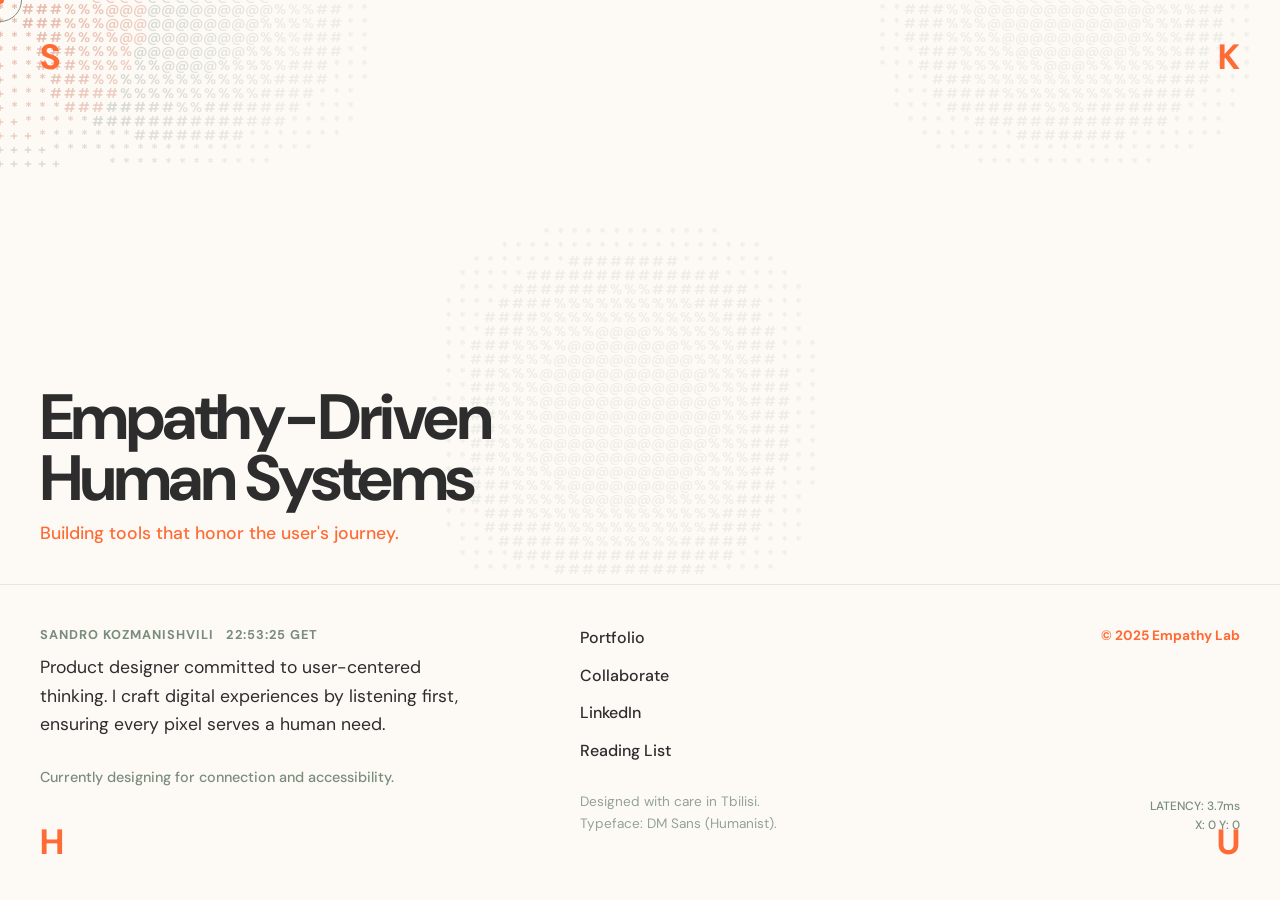
<file: index.html>
<!DOCTYPE html>
<html lang="en">
<head>
    <meta charset="UTF-8">
    <meta name="viewport" content="width=device-width, initial-scale=1.0">
    <title>Sandro Kozmanishvili — Empathy & Design</title>
    <link href="https://fonts.googleapis.com/css2?family=DM+Sans:ital,opsz,wght@0,9..40,100..1000;1,9..40,100..1000&display=swap" rel="stylesheet">
    <link rel="stylesheet" href="home.css">
    <link rel="stylesheet" href="projects.css">
    <style>
        * {
            margin: 0;
            padding: 0;
            box-sizing: border-box;
        }

        html, body {
            height: 100%;
            overflow: hidden;
        }

        .page-container {
            position: relative;
            width: 100%;
            height: 100vh;
            overflow: hidden;
        }

        .page {
            position: absolute;
            top: 0;
            left: 0;
            width: 100%;
            height: 100%;
            overflow-y: auto;
            overflow-x: hidden;
        }

        .page-home {
            z-index: 2;
            background: #fdfaf6;
        }

        .page-projects {
            z-index: 1;
            background: #ffffff;
            opacity: 0;
            filter: blur(20px);
            transform: translateY(100%);
            pointer-events: none;
        }

        .page-home.transitioning {
            transform: translateY(-100%);
            transition: transform 1.2s cubic-bezier(0.23, 1, 0.32, 1);
        }

        .page-projects.visible {
            opacity: 1;
            filter: blur(0);
            transform: translateY(0);
            pointer-events: auto;
            transition: opacity 1.2s cubic-bezier(0.23, 1, 0.32, 1),
                        filter 1.2s cubic-bezier(0.23, 1, 0.32, 1),
                        transform 1.2s cubic-bezier(0.23, 1, 0.32, 1);
        }

        /* Override projects page initial animation since we handle it here */
        .page-projects body {
            animation: none;
        }
    </style>
</head>
<body>
    <div class="page-container">
        <!-- Home Page -->
        <div class="page page-home" id="page-home">
            <div id="cursor-dot"></div>
            <div id="cursor-outline"></div>

            <div class="corner-index tl trigger-nav">S</div>
            <div class="corner-index tr trigger-nav">K</div>
            <div class="corner-index bl trigger-nav">H</div>
            <div class="corner-index br trigger-nav">U</div>

            <div id="nav-overlay">
                <div class="nav-content">
                    <div class="nav-item">Human Stories</div>
                    <div class="nav-item">Design Process</div>
                    <div class="nav-item">Case Studies</div>
                    <div class="nav-item">Values</div>
                    <div class="nav-item trigger-nav-close" style="font-size: 1rem; margin-top: 2rem; color: var(--secondary-color);">[ Close ]</div>
                </div>
            </div>

            <main style="display: contents;">
                <div id="canvas-zone">
                    <canvas id="ascii-canvas"></canvas>
                    <div class="hero-text">
                        <div class="hero-headline">Empathy-Driven <br>Human Systems</div>
                        <div class="hero-subline">Building tools that honor the user's journey.</div>
                    </div>
                </div>

                <div id="panel-zone">
                    <div class="panel-col">
                        <div>
                            <div class="meta-line">
                                <span>Sandro Kozmanishvili</span>
                                <span id="timestamp">--:--:--</span>
                            </div>
                            <p class="bio-text">
                                Product designer committed to user-centered thinking. I craft digital experiences by listening first, ensuring every pixel serves a human need.
                            </p>
                        </div>
                        <div style="font-size: 0.9rem; color: var(--secondary-color); font-weight: 500;">
                            Currently designing for connection and accessibility.
                        </div>
                    </div>

                    <div class="panel-col">
                        <ul class="link-list">
                            <li><a href="#" id="link-projects">Portfolio</a></li>
                            <li><a href="#">Collaborate</a></li>
                            <li><a href="#">LinkedIn</a></li>
                            <li><a href="#">Reading List</a></li>
                        </ul>
                        <div class="colophon">
                            Designed with care in Tbilisi.<br>
                            Typeface: DM Sans (Humanist).
                        </div>
                    </div>

                    <div class="panel-col" style="text-align: right; justify-content: space-between;">
                        <div style="font-size: 0.85rem; font-weight: 700; color: var(--accent-color);">© 2025 Empathy Lab</div>
                        <div class="telemetry">
                            LATENCY: <span id="render-ms">0.0</span>ms<br>
                            X: <span id="mouse-x">0</span> Y: <span id="mouse-y">0</span>
                        </div>
                    </div>
                </div>
            </main>
        </div>

        <!-- Projects Page -->
        <div class="page page-projects" id="page-projects">
            <nav class="nav">
                <div class="nav-logo">
                    <span class="logo-icon">M</span>
                    <span class="logo-text">MUN.</span>
                </div>
                <ul class="nav-links">
                    <li><a href="#" class="nav-link active">Projects</a></li>
                    <li><a href="#" class="nav-link">About</a></li>
                    <li><a href="#" class="nav-button">O Get in touch</a></li>
                </ul>
            </nav>

            <main class="projects-main">
                <div class="projects-grid">
                    <!-- Project 1: Counsel AI -->
                    <div class="project-card">
                        <div class="project-image">
                            <div class="project-image-placeholder project-1">
                                <div class="mockup-laptop">
                                    <div class="laptop-screen">
                                        <div class="screen-content">
                                            <div class="screen-header">Doctor+</div>
                                            <div class="screen-profiles">
                                                <div class="profile-circle"></div>
                                                <div class="profile-circle"></div>
                                                <div class="profile-circle"></div>
                                                <div class="profile-circle"></div>
                                            </div>
                                            <div class="screen-buttons">
                                                <div class="screen-btn"></div>
                                                <div class="screen-btn"></div>
                                            </div>
                                        </div>
                                    </div>
                                </div>
                            </div>
                        </div>
                        <div class="project-info">
                            <div class="project-category">Virtual Healthcare / Feature Design</div>
                            <div class="project-title">Counsel AI</div>
                        </div>
                    </div>

                    <!-- Project 2: Sphere -->
                    <div class="project-card">
                        <div class="project-image">
                            <div class="project-image-placeholder project-2">
                                <div class="mockup-phone">
                                    <div class="phone-screen">
                                        <div class="phone-content">
                                            <div class="phone-shape shape-1"></div>
                                            <div class="phone-shape shape-2"></div>
                                            <div class="phone-shape shape-3"></div>
                                        </div>
                                    </div>
                                </div>
                            </div>
                        </div>
                        <div class="project-info">
                            <div class="project-category">Lifestyle App / USP and Feature Design</div>
                            <div class="project-title">Sphere</div>
                        </div>
                    </div>

                    <!-- Project 3: Sow Fertility -->
                    <div class="project-card">
                        <div class="project-image">
                            <div class="project-image-placeholder project-3">
                                <div class="mockup-tablet">
                                    <div class="tablet-screen">
                                        <div class="tablet-content">
                                            <div class="tablet-left">
                                                <div class="tablet-form">
                                                    <div class="form-field"></div>
                                                    <div class="form-field"></div>
                                                    <div class="form-button"></div>
                                                </div>
                                            </div>
                                            <div class="tablet-right">
                                                <div class="tablet-shape"></div>
                                                <div class="tablet-shape"></div>
                                            </div>
                                        </div>
                                    </div>
                                </div>
                            </div>
                        </div>
                        <div class="project-info">
                            <div class="project-category">
                                Fertility Tracking Platform / User Flow & UI Design
                                <span class="project-arrow">→</span>
                            </div>
                            <div class="project-title">Sow Fertility</div>
                        </div>
                    </div>

                    <!-- Additional project cards -->
                    <div class="project-card">
                        <div class="project-image">
                            <div class="project-image-placeholder project-4"></div>
                        </div>
                        <div class="project-info">
                            <div class="project-category">Product Design / UI/UX</div>
                            <div class="project-title">Project Four</div>
                        </div>
                    </div>

                    <div class="project-card">
                        <div class="project-image">
                            <div class="project-image-placeholder project-5"></div>
                        </div>
                        <div class="project-info">
                            <div class="project-category">Brand Identity / Visual Design</div>
                            <div class="project-title">Project Five</div>
                        </div>
                    </div>

                    <div class="project-card">
                        <div class="project-image">
                            <div class="project-image-placeholder project-6"></div>
                        </div>
                        <div class="project-info">
                            <div class="project-category">Web Design / Development</div>
                            <div class="project-title">Project Six</div>
                        </div>
                    </div>
                </div>
            </main>
        </div>
    </div>

    <script src="home.js"></script>
    <script src="projects.js"></script>
    <script>
        // Transition management
        const pageHome = document.getElementById('page-home');
        const pageProjects = document.getElementById('page-projects');
        let isTransitioning = false;

        function transitionToProjects() {
            if (isTransitioning) return;
            isTransitioning = true;

            // Start transition
            pageHome.classList.add('transitioning');
            
            // Small delay to ensure home page starts transitioning first
            setTimeout(() => {
                pageProjects.classList.add('visible');
            }, 50);

            // After transition completes
            setTimeout(() => {
                pageHome.style.display = 'none';
                isTransitioning = false;
            }, 1200);
        }

        // Expose function globally
        window.transitionToProjects = transitionToProjects;

        // Listen for click on Portfolio link
        const linkProjects = document.getElementById('link-projects');
        if (linkProjects) {
            linkProjects.addEventListener('click', (e) => {
                e.preventDefault();
                transitionToProjects();
            });
        }

        // Listen for scroll down on home page
        let scrollTimeout;
        pageHome.addEventListener('wheel', (e) => {
            if (e.deltaY > 0 && !isTransitioning) {
                clearTimeout(scrollTimeout);
                scrollTimeout = setTimeout(() => {
                    transitionToProjects();
                }, 100);
            }
        }, { passive: true });

        // Also handle scroll at bottom of home page
        let lastScrollTop = 0;
        pageHome.addEventListener('scroll', () => {
            const scrollTop = pageHome.scrollTop;
            const scrollHeight = pageHome.scrollHeight;
            const clientHeight = pageHome.clientHeight;
            
            // If scrolled to bottom or near bottom
            if (scrollTop + clientHeight >= scrollHeight - 10 && !isTransitioning) {
                transitionToProjects();
            }
            lastScrollTop = scrollTop;
        });
    </script>
</body>
</html>
</file>
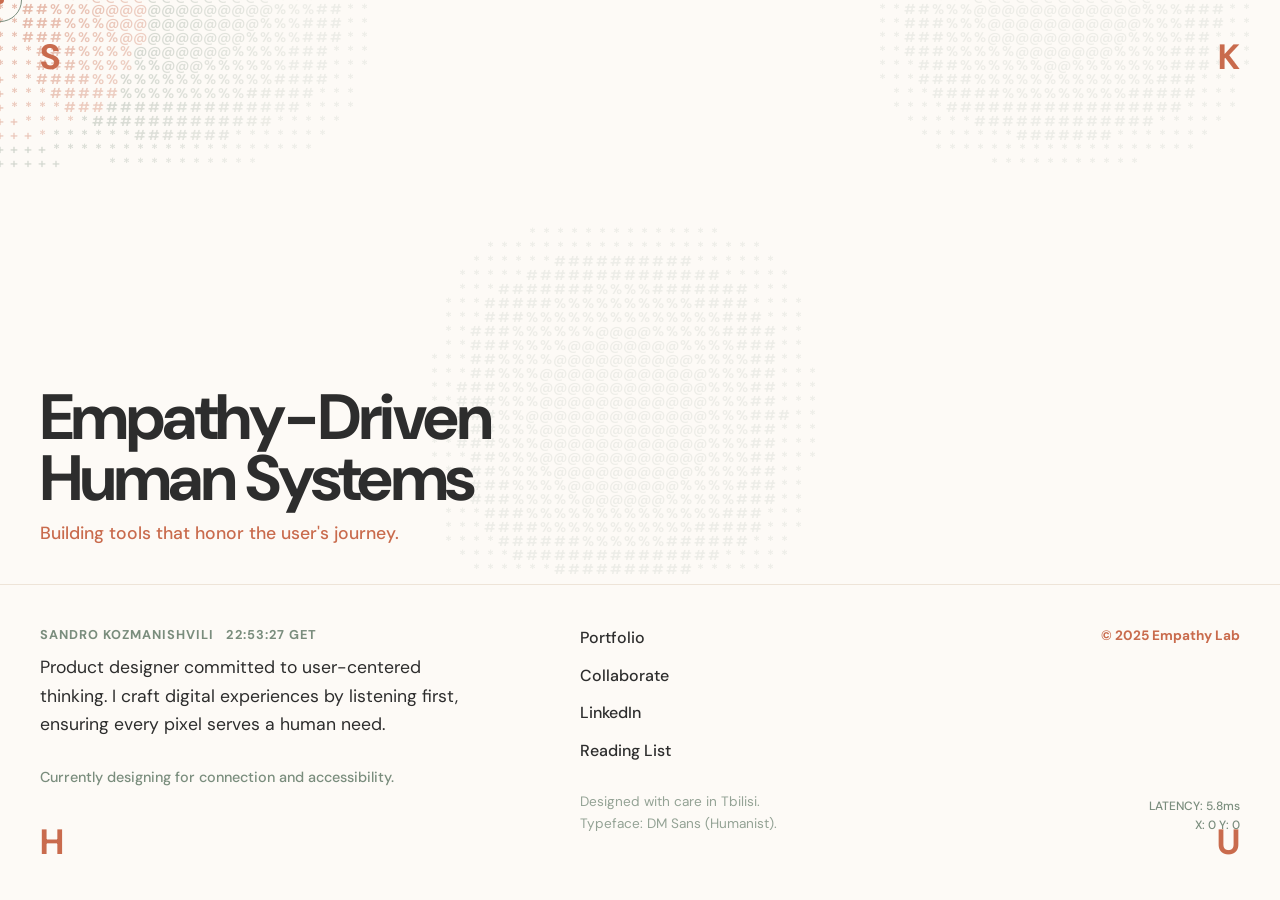
<file: home.html>
<!DOCTYPE html>
<html lang="en">
<head>
    <meta charset="UTF-8">
    <meta name="viewport" content="width=device-width, initial-scale=1.0">
    <title>Sandro Kozmanishvili — Empathy & Design</title>
    <link href="https://fonts.googleapis.com/css2?family=DM+Sans:ital,opsz,wght@0,9..40,100..1000;1,9..40,100..1000&display=swap" rel="stylesheet">
    <link rel="stylesheet" href="home.css">
</head>
<body>
    <div id="cursor-dot"></div>
    <div id="cursor-outline"></div>

    <div class="corner-index tl trigger-nav">S</div>
    <div class="corner-index tr trigger-nav">K</div>
    <div class="corner-index bl trigger-nav">H</div>
    <div class="corner-index br trigger-nav">U</div>

    <div id="nav-overlay">
        <div class="nav-content">
            <div class="nav-item">Human Stories</div>
            <div class="nav-item">Design Process</div>
            <div class="nav-item">Case Studies</div>
            <div class="nav-item">Values</div>
            <div class="nav-item trigger-nav-close" style="font-size: 1rem; margin-top: 2rem; color: var(--secondary-color);">[ Close ]</div>
        </div>
    </div>

    <main style="display: contents;">
        <div id="canvas-zone">
            <canvas id="ascii-canvas"></canvas>
            <div class="hero-text">
                <div class="hero-headline">Empathy-Driven <br>Human Systems</div>
                <div class="hero-subline">Building tools that honor the user's journey.</div>
            </div>
        </div>

        <div id="panel-zone">
            <div class="panel-col">
                <div>
                    <div class="meta-line">
                        <span>Sandro Kozmanishvili</span>
                        <span id="timestamp">--:--:--</span>
                    </div>
                    <p class="bio-text">
                        Product designer committed to user-centered thinking. I craft digital experiences by listening first, ensuring every pixel serves a human need.
                    </p>
                </div>
                <div style="font-size: 0.9rem; color: var(--secondary-color); font-weight: 500;">
                    Currently designing for connection and accessibility.
                </div>
            </div>

            <div class="panel-col">
                <ul class="link-list">
                    <li><a href="#" id="link-projects">Portfolio</a></li>
                    <li><a href="#">Collaborate</a></li>
                    <li><a href="#">LinkedIn</a></li>
                    <li><a href="#">Reading List</a></li>
                </ul>
                <div class="colophon">
                    Designed with care in Tbilisi.<br>
                    Typeface: DM Sans (Humanist).
                </div>
            </div>

            <div class="panel-col" style="text-align: right; justify-content: space-between;">
                <div style="font-size: 0.85rem; font-weight: 700; color: var(--accent-color);">© 2025 Empathy Lab</div>
                <div class="telemetry">
                    LATENCY: <span id="render-ms">0.0</span>ms<br>
                    X: <span id="mouse-x">0</span> Y: <span id="mouse-y">0</span>
                </div>
            </div>
        </div>
    </main>

    <script src="home.js"></script>
</body>
</html>
</file>
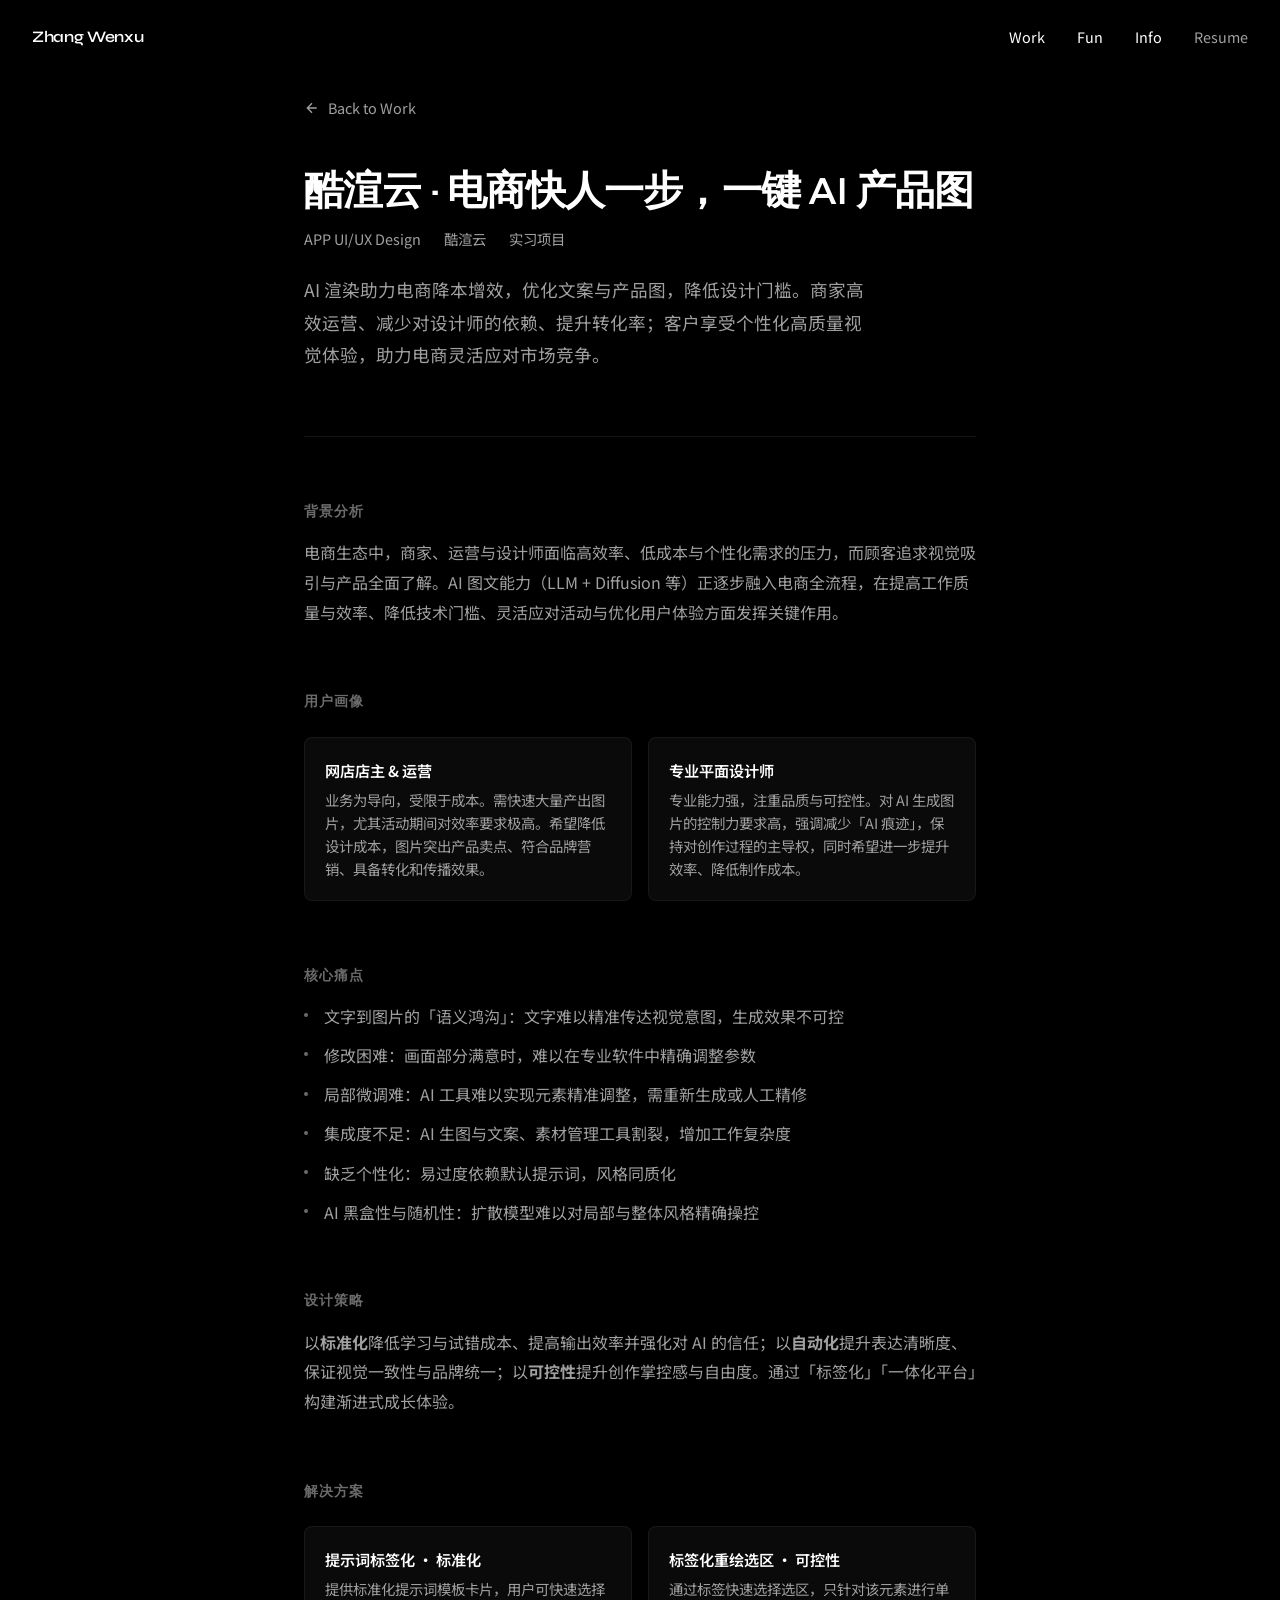
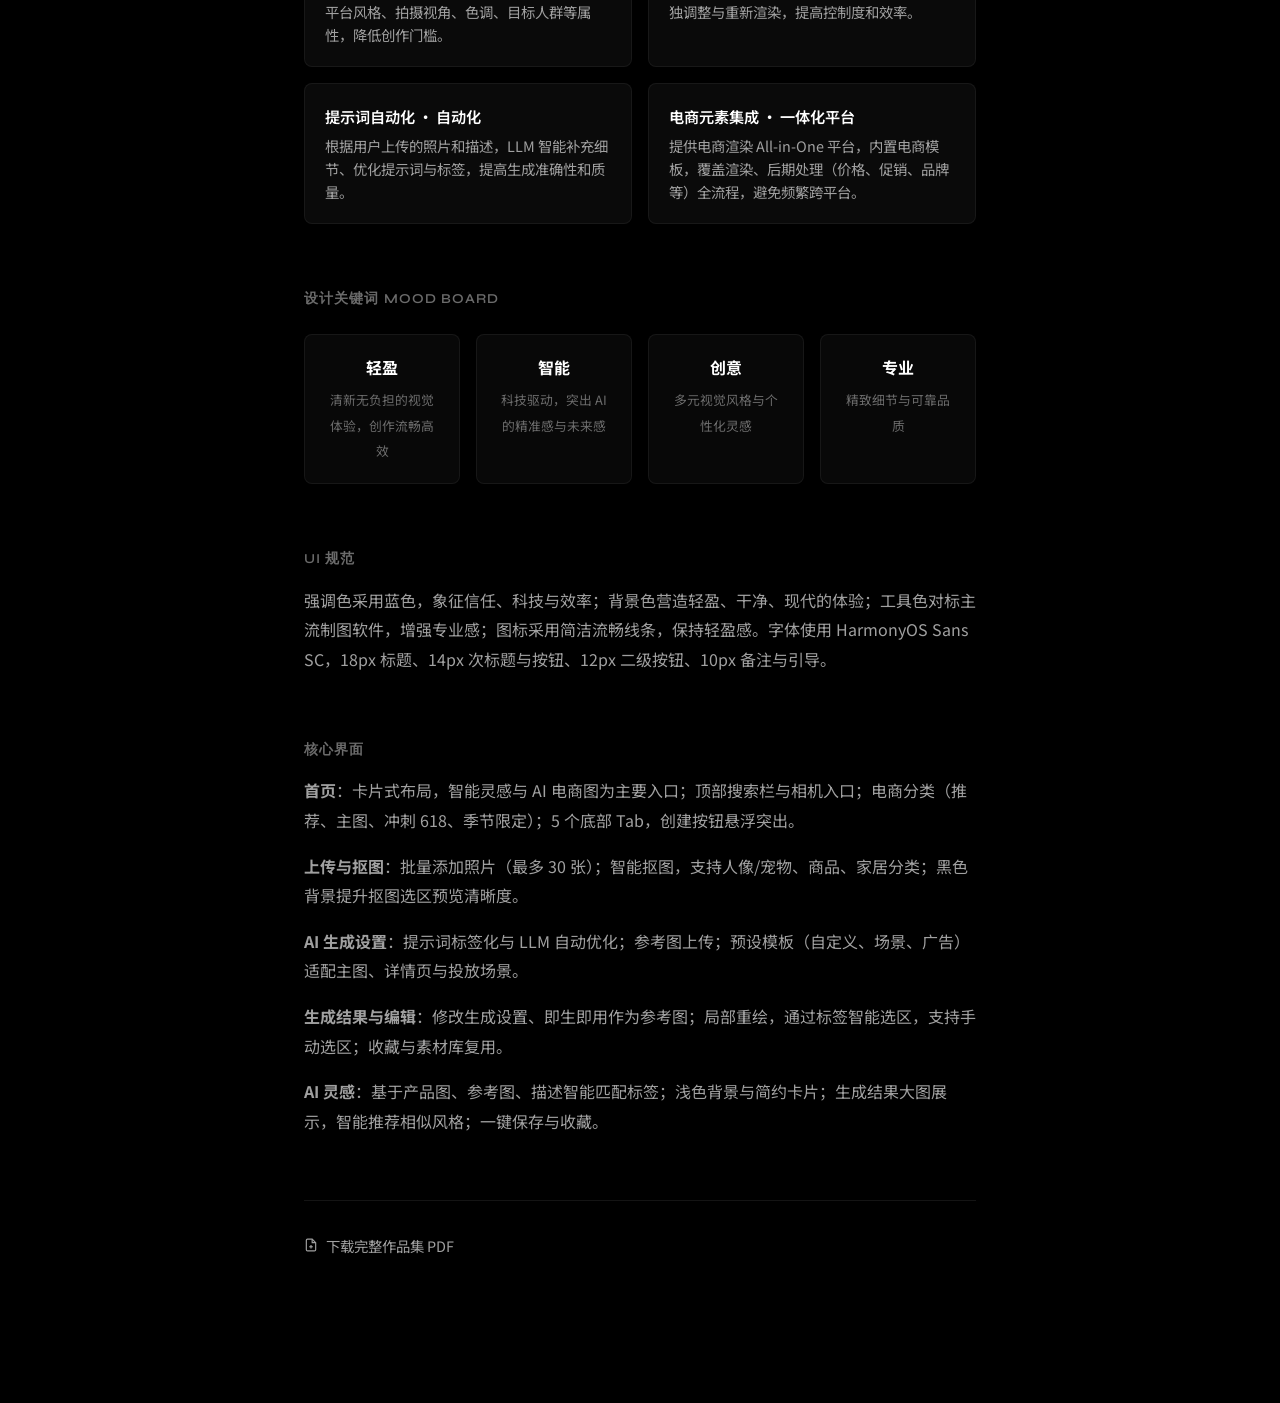
<file: project-kuxuan.html>
<!DOCTYPE html>
<html lang="zh-CN">
<head>
  <meta charset="UTF-8">
  <meta name="viewport" content="width=device-width, initial-scale=1.0">
  <title>酷渲云 · 电商 AI 产品图 | Zhang Wenxu</title>
  <link rel="preconnect" href="https://fonts.googleapis.com">
  <link rel="preconnect" href="https://fonts.gstatic.com" crossorigin>
  <link href="https://fonts.googleapis.com/css2?family=Syne:wght@400;500;600;700&family=Noto+Sans+SC:wght@300;400;500;600;700&display=swap" rel="stylesheet">
  <link rel="stylesheet" href="styles.css">
  <link rel="stylesheet" href="project-case.css">
</head>
<body>
  <nav class="nav">
    <a href="index.html" class="nav-logo">Zhang Wenxu</a>
    <ul class="nav-links">
      <li><a href="index.html#work">Work</a></li>
      <li><a href="index.html#fun">Fun</a></li>
      <li><a href="index.html#info">Info</a></li>
      <li><a href="#" class="nav-resume">Resume</a></li>
    </ul>
    <button class="nav-toggle" aria-label="菜单"><span></span><span></span><span></span></button>
  </nav>

  <main class="case container" style="max-width: var(--case-max); margin: 0 auto;">
    <a href="index.html#work" class="case-back">
      <svg width="16" height="16" viewBox="0 0 24 24" fill="none" stroke="currentColor" stroke-width="2"><path d="M19 12H5M12 19l-7-7 7-7"/></svg>
      Back to Work
    </a>

    <header class="case-hero">
      <h1>酷渲云 · 电商快人一步，一键 AI 产品图</h1>
      <p class="case-meta">
        <span>APP UI/UX Design</span>
        <span>酷渲云</span>
        <span>实习项目</span>
      </p>
      <p class="case-lead">
        AI 渲染助力电商降本增效，优化文案与产品图，降低设计门槛。商家高效运营、减少对设计师的依赖、提升转化率；客户享受个性化高质量视觉体验，助力电商灵活应对市场竞争。
      </p>
    </header>

    <section class="case-section">
      <h2>背景分析</h2>
      <p>电商生态中，商家、运营与设计师面临高效率、低成本与个性化需求的压力，而顾客追求视觉吸引与产品全面了解。AI 图文能力（LLM + Diffusion 等）正逐步融入电商全流程，在提高工作质量与效率、降低技术门槛、灵活应对活动与优化用户体验方面发挥关键作用。</p>
    </section>

    <section class="case-section">
      <h2>用户画像</h2>
      <div class="case-grid">
        <div class="case-card">
          <h3>网店店主 & 运营</h3>
          <p>业务为导向，受限于成本。需快速大量产出图片，尤其活动期间对效率要求极高。希望降低设计成本，图片突出产品卖点、符合品牌营销、具备转化和传播效果。</p>
        </div>
        <div class="case-card">
          <h3>专业平面设计师</h3>
          <p>专业能力强，注重品质与可控性。对 AI 生成图片的控制力要求高，强调减少「AI 痕迹」，保持对创作过程的主导权，同时希望进一步提升效率、降低制作成本。</p>
        </div>
      </div>
    </section>

    <section class="case-section">
      <h2>核心痛点</h2>
      <ul class="case-list">
        <li>文字到图片的「语义鸿沟」：文字难以精准传达视觉意图，生成效果不可控</li>
        <li>修改困难：画面部分满意时，难以在专业软件中精确调整参数</li>
        <li>局部微调难：AI 工具难以实现元素精准调整，需重新生成或人工精修</li>
        <li>集成度不足：AI 生图与文案、素材管理工具割裂，增加工作复杂度</li>
        <li>缺乏个性化：易过度依赖默认提示词，风格同质化</li>
        <li>AI 黑盒性与随机性：扩散模型难以对局部与整体风格精确操控</li>
      </ul>
    </section>

    <section class="case-section">
      <h2>设计策略</h2>
      <p>以<strong>标准化</strong>降低学习与试错成本、提高输出效率并强化对 AI 的信任；以<strong>自动化</strong>提升表达清晰度、保证视觉一致性与品牌统一；以<strong>可控性</strong>提升创作掌控感与自由度。通过「标签化」「一体化平台」构建渐进式成长体验。</p>
    </section>

    <section class="case-section">
      <h2>解决方案</h2>
      <div class="case-grid">
        <div class="case-card">
          <h3>提示词标签化 · 标准化</h3>
          <p>提供标准化提示词模板卡片，用户可快速选择平台风格、拍摄视角、色调、目标人群等属性，降低创作门槛。</p>
        </div>
        <div class="case-card">
          <h3>标签化重绘选区 · 可控性</h3>
          <p>通过标签快速选择选区，只针对该元素进行单独调整与重新渲染，提高控制度和效率。</p>
        </div>
        <div class="case-card">
          <h3>提示词自动化 · 自动化</h3>
          <p>根据用户上传的照片和描述，LLM 智能补充细节、优化提示词与标签，提高生成准确性和质量。</p>
        </div>
        <div class="case-card">
          <h3>电商元素集成 · 一体化平台</h3>
          <p>提供电商渲染 All-in-One 平台，内置电商模板，覆盖渲染、后期处理（价格、促销、品牌等）全流程，避免频繁跨平台。</p>
        </div>
      </div>
    </section>

    <section class="case-section">
      <h2>设计关键词 Mood Board</h2>
      <div class="case-mood">
        <div class="case-mood-item"><strong>轻盈</strong><span>清新无负担的视觉体验，创作流畅高效</span></div>
        <div class="case-mood-item"><strong>智能</strong><span>科技驱动，突出 AI 的精准感与未来感</span></div>
        <div class="case-mood-item"><strong>创意</strong><span>多元视觉风格与个性化灵感</span></div>
        <div class="case-mood-item"><strong>专业</strong><span>精致细节与可靠品质</span></div>
      </div>
    </section>

    <section class="case-section">
      <h2>UI 规范</h2>
      <p>强调色采用蓝色，象征信任、科技与效率；背景色营造轻盈、干净、现代的体验；工具色对标主流制图软件，增强专业感；图标采用简洁流畅线条，保持轻盈感。字体使用 HarmonyOS Sans SC，18px 标题、14px 次标题与按钮、12px 二级按钮、10px 备注与引导。</p>
    </section>

    <section class="case-section">
      <h2>核心界面</h2>
      <p><strong>首页</strong>：卡片式布局，智能灵感与 AI 电商图为主要入口；顶部搜索栏与相机入口；电商分类（推荐、主图、冲刺 618、季节限定）；5 个底部 Tab，创建按钮悬浮突出。</p>
      <p><strong>上传与抠图</strong>：批量添加照片（最多 30 张）；智能抠图，支持人像/宠物、商品、家居分类；黑色背景提升抠图选区预览清晰度。</p>
      <p><strong>AI 生成设置</strong>：提示词标签化与 LLM 自动优化；参考图上传；预设模板（自定义、场景、广告）适配主图、详情页与投放场景。</p>
      <p><strong>生成结果与编辑</strong>：修改生成设置、即生即用作为参考图；局部重绘，通过标签智能选区，支持手动选区；收藏与素材库复用。</p>
      <p><strong>AI 灵感</strong>：基于产品图、参考图、描述智能匹配标签；浅色背景与简约卡片；生成结果大图展示，智能推荐相似风格；一键保存与收藏。</p>
    </section>

    <footer class="case-section" style="padding-top: 2rem; border-top: 1px solid rgba(255,255,255,0.08);">
      <a href="assets/Internship-Portfolio-Zhang-Wenxu.pdf" target="_blank" rel="noopener" style="display: inline-flex; align-items: center; gap: 0.5rem; font-size: 0.9rem; color: var(--color-text-muted);">
        <svg width="14" height="14" viewBox="0 0 24 24" fill="none" stroke="currentColor" stroke-width="2"><path d="M14 2H6a2 2 0 0 0-2 2v16a2 2 0 0 0 2 2h12a2 2 0 0 0 2-2V8z"/><polyline points="14 2 14 8 20 8"/><line x1="12" y1="18" x2="12" y2="12"/><line x1="9" y1="15" x2="15" y2="15"/></svg>
        下载完整作品集 PDF
      </a>
    </footer>
  </main>
  <script src="script.js"></script>
</body>
</html>
</file>
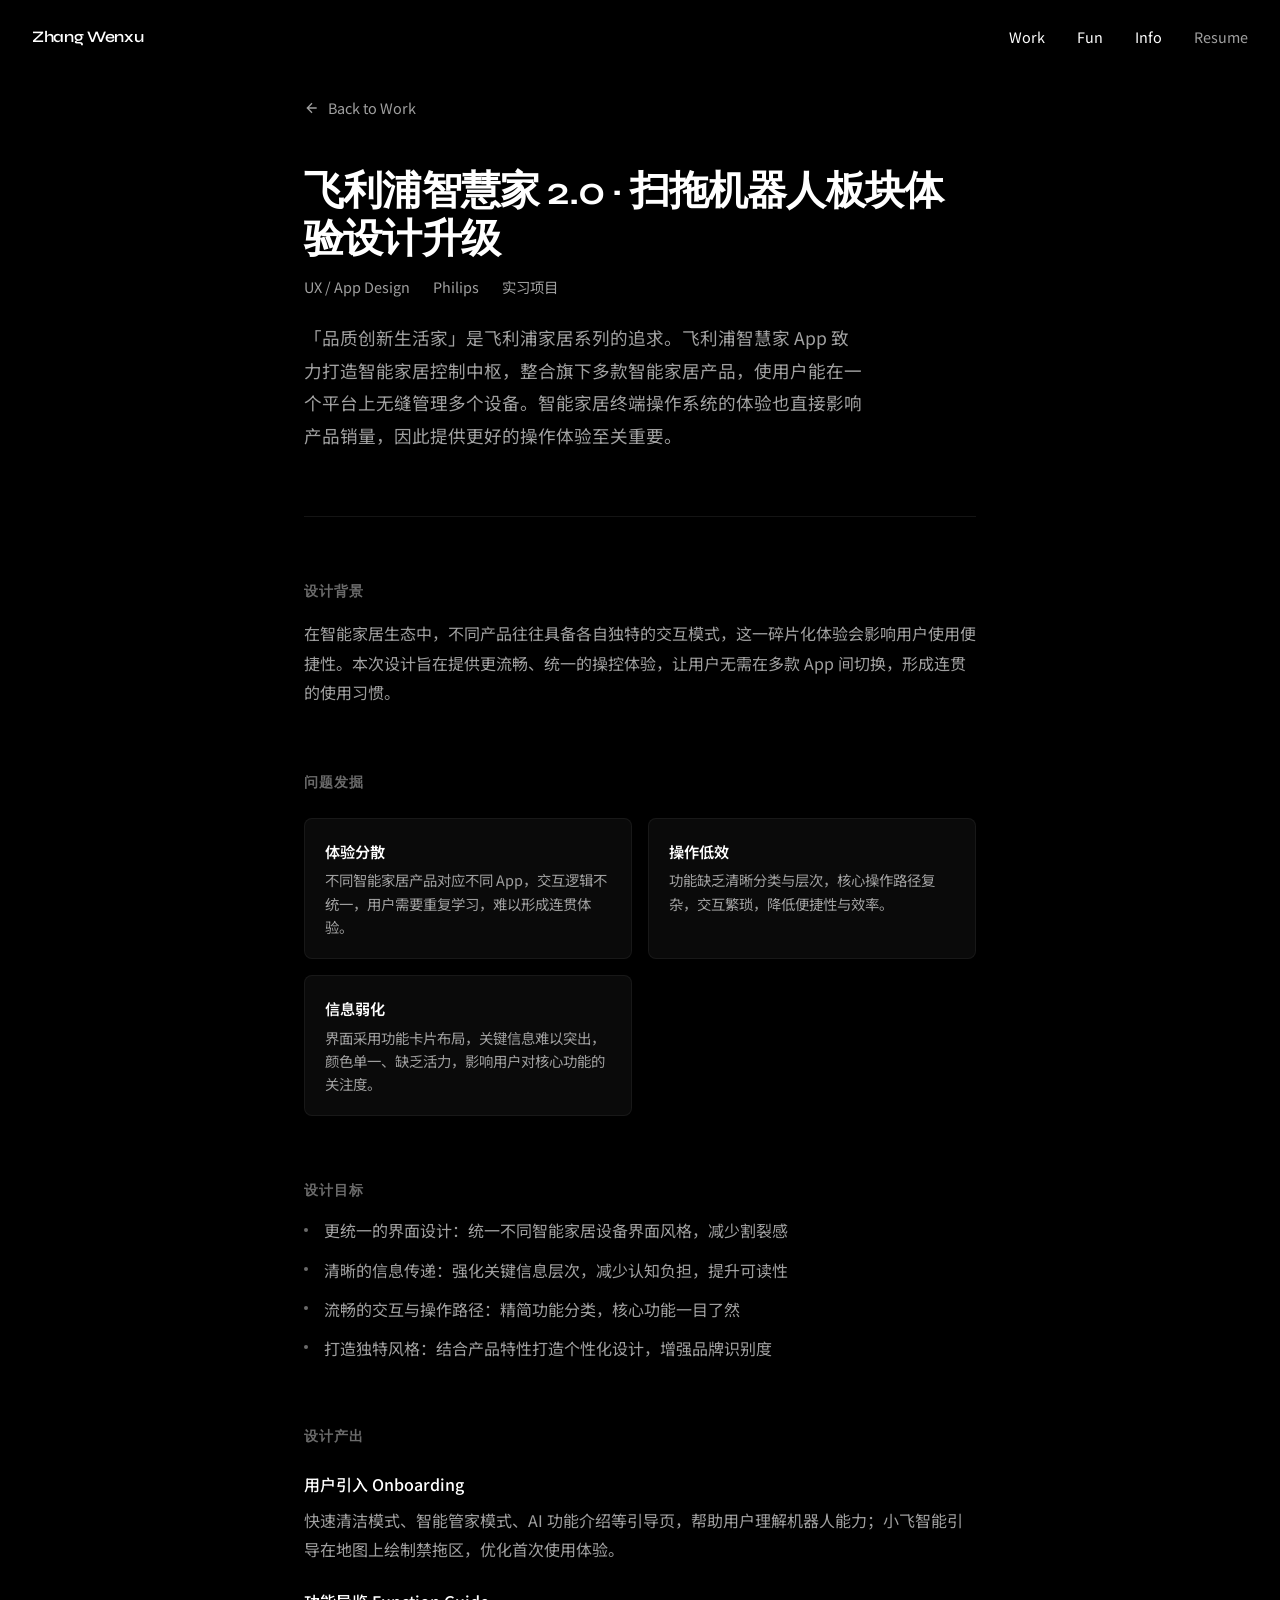
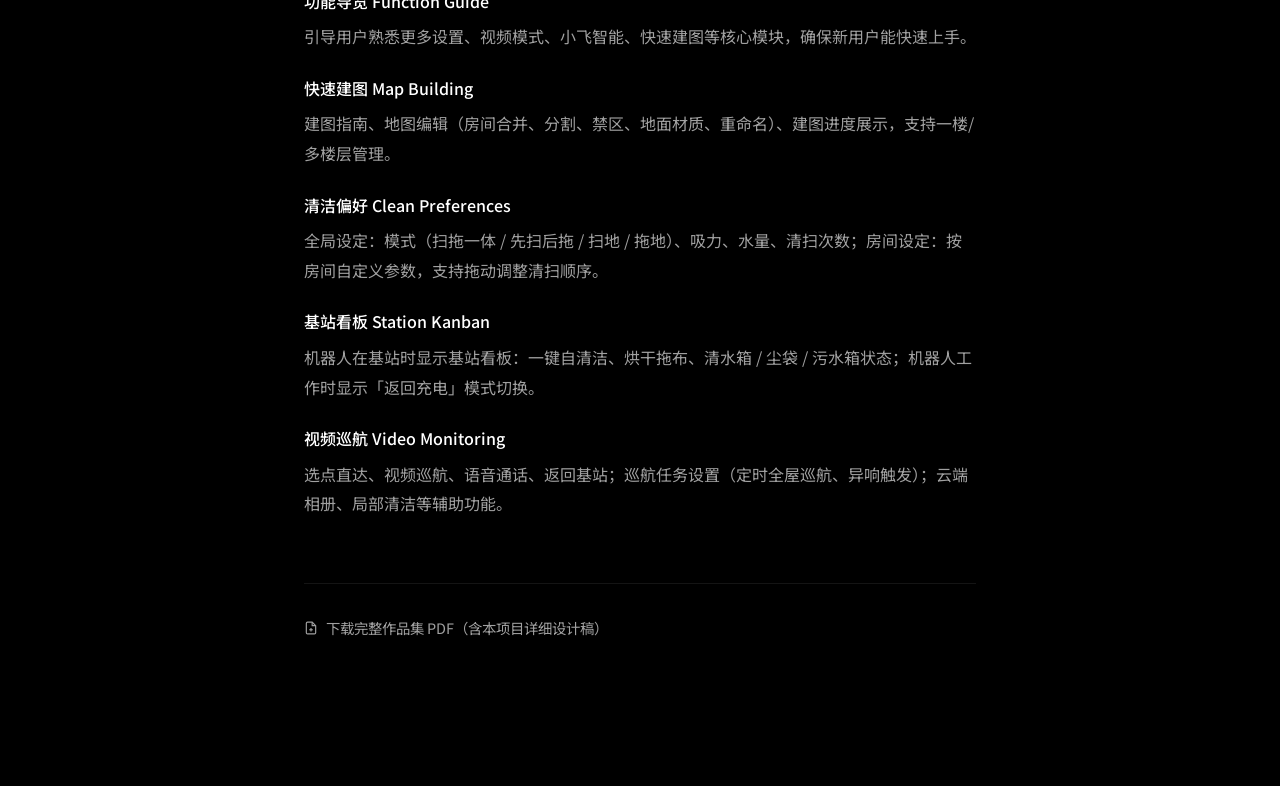
<file: project-philips.html>
<!DOCTYPE html>
<html lang="zh-CN">
<head>
  <meta charset="UTF-8">
  <meta name="viewport" content="width=device-width, initial-scale=1.0">
  <title>飞利浦智慧家 2.0 · 扫拖机器人 | Zhang Wenxu</title>
  <link rel="preconnect" href="https://fonts.googleapis.com">
  <link rel="preconnect" href="https://fonts.gstatic.com" crossorigin>
  <link href="https://fonts.googleapis.com/css2?family=Syne:wght@400;500;600;700&family=Noto+Sans+SC:wght@300;400;500;600;700&display=swap" rel="stylesheet">
  <link rel="stylesheet" href="styles.css">
  <link rel="stylesheet" href="project-case.css">
</head>
<body>
  <nav class="nav">
    <a href="index.html" class="nav-logo">Zhang Wenxu</a>
    <ul class="nav-links">
      <li><a href="index.html#work">Work</a></li>
      <li><a href="index.html#fun">Fun</a></li>
      <li><a href="index.html#info">Info</a></li>
      <li><a href="#" class="nav-resume">Resume</a></li>
    </ul>
    <button class="nav-toggle" aria-label="菜单"><span></span><span></span><span></span></button>
  </nav>

  <main class="case container" style="max-width: var(--case-max); margin: 0 auto;">
    <a href="index.html#work" class="case-back">
      <svg width="16" height="16" viewBox="0 0 24 24" fill="none" stroke="currentColor" stroke-width="2"><path d="M19 12H5M12 19l-7-7 7-7"/></svg>
      Back to Work
    </a>

    <header class="case-hero">
      <h1>飞利浦智慧家 2.0 · 扫拖机器人板块体验设计升级</h1>
      <p class="case-meta">
        <span>UX / App Design</span>
        <span>Philips</span>
        <span>实习项目</span>
      </p>
      <p class="case-lead">
        「品质创新生活家」是飞利浦家居系列的追求。飞利浦智慧家 App 致力打造智能家居控制中枢，整合旗下多款智能家居产品，使用户能在一个平台上无缝管理多个设备。智能家居终端操作系统的体验也直接影响产品销量，因此提供更好的操作体验至关重要。
      </p>
    </header>

    <section class="case-section">
      <h2>设计背景</h2>
      <p>在智能家居生态中，不同产品往往具备各自独特的交互模式，这一碎片化体验会影响用户使用便捷性。本次设计旨在提供更流畅、统一的操控体验，让用户无需在多款 App 间切换，形成连贯的使用习惯。</p>
    </section>

    <section class="case-section">
      <h2>问题发掘</h2>
      <div class="case-grid">
        <div class="case-card">
          <h3>体验分散</h3>
          <p>不同智能家居产品对应不同 App，交互逻辑不统一，用户需要重复学习，难以形成连贯体验。</p>
        </div>
        <div class="case-card">
          <h3>操作低效</h3>
          <p>功能缺乏清晰分类与层次，核心操作路径复杂，交互繁琐，降低便捷性与效率。</p>
        </div>
        <div class="case-card">
          <h3>信息弱化</h3>
          <p>界面采用功能卡片布局，关键信息难以突出，颜色单一、缺乏活力，影响用户对核心功能的关注度。</p>
        </div>
      </div>
    </section>

    <section class="case-section">
      <h2>设计目标</h2>
      <ul class="case-list">
        <li>更统一的界面设计：统一不同智能家居设备界面风格，减少割裂感</li>
        <li>清晰的信息传递：强化关键信息层次，减少认知负担，提升可读性</li>
        <li>流畅的交互与操作路径：精简功能分类，核心功能一目了然</li>
        <li>打造独特风格：结合产品特性打造个性化设计，增强品牌识别度</li>
      </ul>
    </section>

    <section class="case-section">
      <h2>设计产出</h2>
      
      <h3 style="font-size: 1rem; font-weight: 500; margin: 1.5rem 0 0.5rem; color: var(--color-text);">用户引入 Onboarding</h3>
      <p>快速清洁模式、智能管家模式、AI 功能介绍等引导页，帮助用户理解机器人能力；小飞智能引导在地图上绘制禁拖区，优化首次使用体验。</p>

      <h3 style="font-size: 1rem; font-weight: 500; margin: 1.5rem 0 0.5rem; color: var(--color-text);">功能导览 Function Guide</h3>
      <p>引导用户熟悉更多设置、视频模式、小飞智能、快速建图等核心模块，确保新用户能快速上手。</p>

      <h3 style="font-size: 1rem; font-weight: 500; margin: 1.5rem 0 0.5rem; color: var(--color-text);">快速建图 Map Building</h3>
      <p>建图指南、地图编辑（房间合并、分割、禁区、地面材质、重命名）、建图进度展示，支持一楼/多楼层管理。</p>

      <h3 style="font-size: 1rem; font-weight: 500; margin: 1.5rem 0 0.5rem; color: var(--color-text);">清洁偏好 Clean Preferences</h3>
      <p>全局设定：模式（扫拖一体 / 先扫后拖 / 扫地 / 拖地）、吸力、水量、清扫次数；房间设定：按房间自定义参数，支持拖动调整清扫顺序。</p>

      <h3 style="font-size: 1rem; font-weight: 500; margin: 1.5rem 0 0.5rem; color: var(--color-text);">基站看板 Station Kanban</h3>
      <p>机器人在基站时显示基站看板：一键自清洁、烘干拖布、清水箱 / 尘袋 / 污水箱状态；机器人工作时显示「返回充电」模式切换。</p>

      <h3 style="font-size: 1rem; font-weight: 500; margin: 1.5rem 0 0.5rem; color: var(--color-text);">视频巡航 Video Monitoring</h3>
      <p>选点直达、视频巡航、语音通话、返回基站；巡航任务设置（定时全屋巡航、异响触发）；云端相册、局部清洁等辅助功能。</p>
    </section>

    <footer class="case-section" style="padding-top: 2rem; border-top: 1px solid rgba(255,255,255,0.08);">
      <a href="assets/Internship-Portfolio-Zhang-Wenxu.pdf#page=15" target="_blank" rel="noopener" style="display: inline-flex; align-items: center; gap: 0.5rem; font-size: 0.9rem; color: var(--color-text-muted);">
        <svg width="14" height="14" viewBox="0 0 24 24" fill="none" stroke="currentColor" stroke-width="2"><path d="M14 2H6a2 2 0 0 0-2 2v16a2 2 0 0 0 2 2h12a2 2 0 0 0 2-2V8z"/><polyline points="14 2 14 8 20 8"/><line x1="12" y1="18" x2="12" y2="12"/><line x1="9" y1="15" x2="15" y2="15"/></svg>
        下载完整作品集 PDF（含本项目详细设计稿）
      </a>
    </footer>
  </main>
  <script src="script.js"></script>
</body>
</html>
</file>
<file: home.css>
:root {
    --bg-color: #fdfaf6; 
    --text-color: #2d2d2d;
    --secondary-color: #7a8d7d; 
    --accent-color: #c96b4d; 
    --hairline: #eee4d8;
    --font-main: 'DM Sans', -apple-system, BlinkMacSystemFont, "Segoe UI", Roboto, Helvetica, Arial, sans-serif;
    --font-alt: 'DM Sans', sans-serif; 
    --pad: 40px;
}

* {
    box-sizing: border-box;
    margin: 0;
    padding: 0;
    cursor: none; 
}

body,
.page {
    background-color: var(--bg-color);
    color: var(--text-color);
    font-family: var(--font-main);
    min-height: 100vh;
    width: 100%;
    overflow-x: hidden;
    display: flex;
    flex-direction: column;
    -webkit-font-smoothing: antialiased;
    position: relative;
}

#cursor-dot,
#cursor-outline {
    position: fixed;
    top: 0;
    left: 0;
    transform: translate(-50%, -50%);
    border-radius: 50%;
    z-index: 9999;
    pointer-events: none;
}

/* Hide cursor on projects page */
.page-projects #cursor-dot,
.page-projects #cursor-outline {
    display: none;
}

#cursor-dot {
    width: 8px;
    height: 8px;
    background-color: var(--accent-color);
}

#cursor-outline {
    width: 44px;
    height: 44px;
    border: 1.5px solid var(--secondary-color);
    transition: width 0.2s, height 0.2s;
}

.corner-index {
    position: fixed;
    font-family: var(--font-main);
    font-weight: 700;
    font-size: 2.2rem;
    line-height: 1;
    z-index: 1000;
    color: var(--accent-color);
    transition: transform 0.3s cubic-bezier(0.175, 0.885, 0.32, 1.275);
    cursor: pointer;
}

.corner-index:hover {
    transform: scale(1.1);
}

.tl { top: var(--pad); left: var(--pad); }
.tr { top: var(--pad); right: var(--pad); }
.bl { bottom: var(--pad); left: var(--pad); }
.br { bottom: var(--pad); right: var(--pad); }

#canvas-zone {
    position: relative;
    height: 65vh;
    width: 100%;
    overflow: hidden;
    border-bottom: 1px solid var(--hairline);
}

#ascii-canvas {
    display: block;
    width: 100%;
    height: 100%;
    opacity: 0.6;
}

#panel-zone {
    flex-grow: 1;
    width: 100%;
    padding: var(--pad);
    display: grid;
    grid-template-columns: 2fr 1.5fr 1fr;
    gap: 60px;
    align-content: start;
    font-size: 1rem;
    line-height: 1.6;
}

.panel-col {
    display: flex;
    flex-direction: column;
    gap: 28px;
}

.meta-line {
    display: flex;
    gap: 12px;
    color: var(--secondary-color);
    font-size: 0.8rem;
    text-transform: uppercase;
    font-weight: 700;
    letter-spacing: 0.08em;
    margin-bottom: 8px;
}

.bio-text {
    max-width: 450px;
    color: var(--text-color);
    font-size: 1.1rem;
    font-weight: 400;
}

.link-list {
    list-style: none;
    display: flex;
    flex-direction: column;
    gap: 12px;
}

.link-list a {
    text-decoration: none;
    color: var(--text-color);
    font-weight: 500;
    position: relative;
    display: inline-block;
    width: fit-content;
    transition: color 0.3s;
}

.link-list a:hover {
    color: var(--accent-color);
}

.link-list a::after {
    content: '';
    position: absolute;
    bottom: -2px;
    left: 0;
    width: 100%;
    height: 2px;
    background: var(--accent-color);
    transform: scaleX(0);
    transform-origin: right;
    transition: transform 0.4s cubic-bezier(0.19, 1, 0.22, 1);
}

.link-list a:hover::after {
    transform: scaleX(1);
    transform-origin: left;
}

.colophon {
    margin-top: auto;
    color: var(--secondary-color);
    font-size: 0.85rem;
    opacity: 0.8;
}

.telemetry {
    font-family: var(--font-alt);
    font-size: 0.75rem;
    font-weight: 500;
    color: var(--secondary-color);
    text-align: right;
    margin-top: auto;
}

.hero-text {
    position: absolute;
    bottom: 40px;
    left: var(--pad);
    pointer-events: auto;
}

.hero-headline {
    font-size: 4rem;
    font-weight: 700;
    letter-spacing: -0.04em;
    margin-bottom: 12px;
    color: var(--text-color);
    line-height: 0.95;
}

.hero-subline {
    font-family: var(--font-alt);
    font-size: 1.1rem;
    font-weight: 500;
    color: var(--accent-color);
}

#nav-overlay {
    position: fixed;
    top: 0;
    left: 0;
    width: 100%;
    height: 100%;
    background: rgba(253, 250, 246, 0.98);
    backdrop-filter: blur(15px);
    z-index: 2000;
    opacity: 0;
    pointer-events: none;
    transition: opacity 0.5s cubic-bezier(0.23, 1, 0.32, 1);
    display: flex;
    align-items: center;
    justify-content: center;
}

#nav-overlay.active {
    opacity: 1;
    pointer-events: auto;
}

.nav-content {
    display: flex;
    flex-direction: column;
    gap: 1.5rem;
    text-align: center;
}

.nav-item {
    font-size: 3.5rem;
    font-weight: 700;
    color: #d1cbc4;
    cursor: pointer;
    transition: color 0.4s, transform 0.4s;
}

.nav-item:hover {
    color: var(--accent-color);
    transform: translateY(-5px);
}

/* Page transition styles */
body.transitioning {
    overflow: hidden;
}

.page-container {
    position: relative;
    width: 100%;
    min-height: 100vh;
}

.page-container.slide-up {
    animation: slideUp 1.2s cubic-bezier(0.23, 1, 0.32, 1) forwards;
}

@keyframes slideUp {
    from {
        transform: translateY(0);
    }
    to {
        transform: translateY(-100%);
    }
}

@media (max-width: 768px) {
    :root {
        --pad: 20px;
    }
    
    .hero-headline {
        font-size: 2.5rem;
    }
    
    #panel-zone {
        grid-template-columns: 1fr;
        gap: 40px;
    }
    
    .nav-item {
        font-size: 2rem;
    }
}
</file>
<file: projects.css>
:root {
    --bg-color: #ffffff;
    --text-color: #2d2d2d;
    --text-secondary: #6b6b6b;
    --accent-color: #ff6b35;
    --hairline: #e5e5e5;
    --font-main: 'DM Sans', -apple-system, BlinkMacSystemFont, "Segoe UI", Roboto, Helvetica, Arial, sans-serif;
    --pad: 40px;
}

* {
    box-sizing: border-box;
    margin: 0;
    padding: 0;
}

.page-projects {
    background-color: var(--bg-color);
    color: var(--text-color);
    font-family: var(--font-main);
    min-height: 100vh;
    -webkit-font-smoothing: antialiased;
}

/* Navigation - scoped to projects page */
.page-projects .nav {
    position: fixed;
    top: 0;
    left: 0;
    right: 0;
    display: flex;
    align-items: center;
    justify-content: space-between;
    padding: var(--pad);
    background: var(--bg-color);
    z-index: 1000;
    border-bottom: 1px solid var(--hairline);
}

.page-projects .nav-logo {
    display: flex;
    align-items: center;
    gap: 8px;
    font-weight: 700;
    font-size: 1.2rem;
    color: var(--text-color);
}

.page-projects .logo-icon {
    width: 32px;
    height: 32px;
    display: flex;
    align-items: center;
    justify-content: center;
    background: var(--text-color);
    color: var(--bg-color);
    border-radius: 4px;
    font-size: 1.1rem;
}

.page-projects .logo-text {
    letter-spacing: -0.02em;
}

.page-projects .nav-links {
    display: flex;
    align-items: center;
    gap: 32px;
    list-style: none;
}

.page-projects .nav-link {
    text-decoration: none;
    color: var(--text-color);
    font-size: 0.95rem;
    font-weight: 500;
    transition: color 0.3s;
}

.page-projects .nav-link:hover,
.page-projects .nav-link.active {
    color: var(--accent-color);
}

.page-projects .nav-button {
    background: var(--accent-color);
    color: white;
    padding: 10px 20px;
    border-radius: 8px;
    text-decoration: none;
    font-size: 0.95rem;
    font-weight: 500;
    display: flex;
    align-items: center;
    gap: 8px;
    transition: background 0.3s, transform 0.2s;
}

.page-projects .nav-button::before {
    content: 'O';
    width: 20px;
    height: 20px;
    border: 2px solid white;
    border-radius: 50%;
    display: flex;
    align-items: center;
    justify-content: center;
    font-size: 0.7rem;
}

.page-projects .nav-button:hover {
    background: #e55a2b;
    transform: translateY(-1px);
}

/* Main Content */
.projects-main {
    padding-top: 120px;
    padding: calc(120px + var(--pad)) var(--pad) var(--pad);
}

.projects-grid {
    display: grid;
    grid-template-columns: repeat(3, 1fr);
    gap: 60px 40px;
    max-width: 1400px;
    margin: 0 auto;
}

/* Project Card */
.project-card {
    display: flex;
    flex-direction: column;
    gap: 20px;
}

.project-image {
    width: 100%;
    aspect-ratio: 4/3;
    background: #f5f5f5;
    border-radius: 8px;
    overflow: hidden;
    position: relative;
}

.project-image-placeholder {
    width: 100%;
    height: 100%;
    position: relative;
    display: flex;
    align-items: center;
    justify-content: center;
}

/* Project 1: Laptop Mockup */
.project-1 {
    background: linear-gradient(135deg, #e8e8e8 0%, #f0f0f0 100%);
}

.mockup-laptop {
    width: 80%;
    max-width: 500px;
    position: relative;
}

.laptop-screen {
    background: #2d2d2d;
    border-radius: 8px 8px 0 0;
    padding: 12px;
    box-shadow: 0 4px 20px rgba(0,0,0,0.1);
}

.screen-content {
    background: white;
    border-radius: 4px;
    padding: 20px;
    min-height: 300px;
}

.screen-header {
    font-size: 1.2rem;
    font-weight: 600;
    color: #2d2d2d;
    margin-bottom: 20px;
    text-align: center;
}

.screen-profiles {
    display: flex;
    justify-content: center;
    gap: 15px;
    margin-bottom: 30px;
}

.profile-circle {
    width: 50px;
    height: 50px;
    border-radius: 50%;
    background: #4caf50;
    border: 2px solid #66bb6a;
}

.screen-buttons {
    display: flex;
    gap: 10px;
    justify-content: center;
}

.screen-btn {
    width: 80px;
    height: 32px;
    background: #2d2d2d;
    border-radius: 4px;
}

/* Project 2: Phone Mockup */
.project-2 {
    background: linear-gradient(135deg, #3d5a3d 0%, #2d4a2d 100%);
}

.mockup-phone {
    width: 200px;
    height: 400px;
    background: #1a3a1a;
    border-radius: 24px;
    padding: 8px;
    box-shadow: 0 8px 30px rgba(0,0,0,0.3);
}

.phone-screen {
    width: 100%;
    height: 100%;
    background: #0a1a0a;
    border-radius: 16px;
    padding: 20px;
}

.phone-content {
    width: 100%;
    height: 100%;
    position: relative;
}

.phone-shape {
    position: absolute;
    border-radius: 50%;
}

.shape-1 {
    width: 80px;
    height: 80px;
    background: #ff6b35;
    top: 20%;
    left: 10%;
}

.shape-2 {
    width: 60px;
    height: 60px;
    background: #4a90e2;
    top: 50%;
    right: 15%;
}

.shape-3 {
    width: 100px;
    height: 100px;
    background: #ff6b35;
    bottom: 15%;
    left: 20%;
    opacity: 0.7;
}

/* Project 3: Tablet Mockup */
.project-3 {
    background: linear-gradient(135deg, #f0f0f0 0%, #e8e8e8 100%);
}

.mockup-tablet {
    width: 70%;
    max-width: 400px;
}

.tablet-screen {
    background: #2d2d2d;
    border-radius: 12px;
    padding: 10px;
    box-shadow: 0 4px 20px rgba(0,0,0,0.1);
}

.tablet-content {
    background: white;
    border-radius: 6px;
    padding: 30px;
    min-height: 250px;
    display: flex;
    gap: 20px;
}

.tablet-left {
    flex: 1;
}

.tablet-form {
    display: flex;
    flex-direction: column;
    gap: 12px;
}

.form-field {
    height: 40px;
    background: #f5f5f5;
    border-radius: 4px;
}

.form-button {
    height: 40px;
    background: #2d2d2d;
    border-radius: 4px;
    margin-top: 8px;
}

.tablet-right {
    flex: 1;
    display: flex;
    flex-direction: column;
    gap: 15px;
    align-items: center;
    justify-content: center;
}

.tablet-shape {
    width: 60px;
    height: 60px;
    background: #ffb89a;
    border-radius: 50%;
}

/* Project Info */
.project-info {
    display: flex;
    flex-direction: column;
    gap: 8px;
}

.project-category {
    font-size: 0.85rem;
    color: var(--text-secondary);
    font-weight: 400;
    letter-spacing: 0.02em;
    line-height: 1.4;
}

.project-arrow {
    color: var(--accent-color);
    margin-left: 8px;
    font-size: 1rem;
}

.project-title {
    font-size: 1.5rem;
    font-weight: 700;
    color: var(--text-color);
    letter-spacing: -0.02em;
}

/* Page transition styles - handled by parent container */

/* Responsive */
@media (max-width: 1024px) {
    .projects-grid {
        grid-template-columns: repeat(2, 1fr);
        gap: 40px 30px;
    }
}

@media (max-width: 768px) {
    :root {
        --pad: 20px;
    }
    
    .page-projects .nav {
        padding: 20px;
    }
    
    .page-projects .nav-links {
        gap: 20px;
    }
    
    .page-projects .nav-button {
        padding: 8px 16px;
        font-size: 0.85rem;
    }
    
    .projects-main {
        padding-top: 100px;
    }
    
    .projects-grid {
        grid-template-columns: 1fr;
        gap: 40px;
    }
    
    .project-title {
        font-size: 1.3rem;
    }
}
</file>
<file: styles.css>
/* ===== jyang.io style: Black background, minimal layout ===== */
:root {
  --color-bg: #000000;
  --color-text: #ffffff;
  --color-text-muted: #a0a0a0;
  --color-text-dim: #6b6b6b;
  --font-display: 'Syne', sans-serif;
  --font-body: 'Noto Sans SC', -apple-system, BlinkMacSystemFont, sans-serif;
  --transition: 0.2s ease;
  --max-width: 900px;
}

/* ===== Reset & Base ===== */
*, *::before, *::after {
  box-sizing: border-box;
  margin: 0;
  padding: 0;
}

html {
  scroll-behavior: smooth;
}

body {
  font-family: var(--font-body);
  background: var(--color-bg);
  color: var(--color-text);
  line-height: 1.6;
  -webkit-font-smoothing: antialiased;
}

a {
  color: inherit;
  text-decoration: none;
  transition: opacity var(--transition);
}

a:hover {
  opacity: 0.7;
}

/* ===== Navigation ===== */
.nav {
  position: fixed;
  top: 0;
  left: 0;
  right: 0;
  z-index: 100;
  display: flex;
  align-items: center;
  justify-content: space-between;
  padding: 1.5rem 2rem;
  background: var(--color-bg);
}

.nav-logo {
  font-family: var(--font-display);
  font-weight: 600;
  font-size: 1rem;
  letter-spacing: -0.02em;
  color: var(--color-text);
}

.nav-links {
  display: flex;
  gap: 2rem;
  list-style: none;
}

.nav-links a {
  font-size: 0.9rem;
  color: var(--color-text);
}

.nav-resume {
  color: var(--color-text-muted) !important;
}

.nav-toggle {
  display: none;
  flex-direction: column;
  gap: 6px;
  background: none;
  border: none;
  cursor: pointer;
  padding: 4px;
}

.nav-toggle span {
  width: 24px;
  height: 2px;
  background: var(--color-text);
}

/* ===== Hero / Intro ===== */
.hero {
  padding: 8rem 2rem 6rem;
}

.container {
  max-width: var(--max-width);
  margin: 0 auto;
}

.hero-container {
  max-width: 580px;
}

.hero-intro-line {
  font-size: 1.15rem;
  color: var(--color-text-muted);
  line-height: 1.7;
  margin-bottom: 0.75rem;
}

.hero-name-highlight {
  color: var(--color-text);
  font-weight: 500;
}

.hero-intro-line a,
.hero-desc a {
  color: var(--color-text);
  text-decoration: underline;
  text-underline-offset: 3px;
}

.hero-desc {
  font-size: 1rem;
  color: var(--color-text-muted);
  line-height: 1.7;
  margin-bottom: 1.5rem;
}

.hero-desc em a {
  font-style: italic;
}

.hero-action {
  font-size: 1rem;
  color: var(--color-text-muted);
  margin-bottom: 0.5rem;
}

.hero-action a {
  color: var(--color-text);
  text-decoration: underline;
  text-underline-offset: 3px;
}

.hero-reels {
  font-size: 1rem;
  color: var(--color-text-muted);
  margin-bottom: 1.5rem;
}

.hero-reels a {
  text-decoration: underline;
  text-underline-offset: 3px;
}

.hero-past {
  font-size: 0.9rem;
  color: var(--color-text-dim);
}

/* ===== Work - 2x2 Grid with visual cards ===== */
.work {
  padding: 0;
}

.work-grid {
  display: grid;
  grid-template-columns: repeat(2, 1fr);
  grid-template-rows: repeat(2, 1fr);
  min-height: 60vh;
}

.work-card {
  position: relative;
  display: block;
  overflow: hidden;
  min-height: 45vh;
}

.work-card-bg {
  position: absolute;
  inset: 0;
  background-size: cover;
  background-position: center;
  transition: transform 0.5s ease;
}

.work-card:hover .work-card-bg {
  transform: scale(1.03);
}

/* Project backgrounds - 酷渲云 AI/电商 · 飞利浦 智慧家居 */
.work-card-bg-1 {
  background: linear-gradient(135deg, #0f172a 0%, #1e3a5f 40%, #0ea5e9 100%);
}

.work-card-bg-2 {
  background: linear-gradient(135deg, #1e293b 0%, #334155 50%, #64748b 100%);
}

.work-card-bg-3 {
  background: linear-gradient(135deg, #2c2c2c 0%, #1a1a1a 50%, #0d0d0d 100%);
}

.work-card-bg-4 {
  background: linear-gradient(135deg, #e85d04 0%, #dc2f02 100%);
}

.work-card-overlay {
  position: absolute;
  bottom: 0;
  left: 0;
  right: 0;
  padding: 1.5rem 2rem;
  background: linear-gradient(transparent, rgba(0,0,0,0.85));
  color: var(--color-text);
  display: flex;
  flex-direction: column;
  gap: 0.25rem;
}

.work-card-overlay::after {
  content: 'View case study →';
  font-size: 0.8rem;
  color: var(--color-text-dim);
  margin-top: 0.5rem;
  opacity: 0;
  transition: opacity 0.25s ease;
}

.work-card:hover .work-card-overlay::after {
  opacity: 1;
}

.work-card-title {
  font-family: var(--font-display);
  font-size: 1rem;
  font-weight: 500;
}

.work-card-product {
  font-size: 0.9rem;
}

.work-card-company {
  font-size: 0.85rem;
  color: var(--color-text-muted);
}

.work-card-tag {
  font-size: 0.8rem;
  color: var(--color-text-dim);
}

/* ===== Info Section ===== */
.info {
  padding: 4rem 2rem;
  border-top: 1px solid rgba(255,255,255,0.08);
}

.info-content {
  max-width: 400px;
}

.info-name {
  font-family: var(--font-display);
  font-size: 1.5rem;
  font-weight: 600;
  margin-bottom: 0.25rem;
}

.info-version {
  font-size: 0.85rem;
  color: var(--color-text-muted);
  margin-bottom: 0.5rem;
}

.info-role {
  font-size: 0.9rem;
  color: var(--color-text-muted);
  margin-bottom: 1rem;
}

.info-rights {
  font-size: 0.8rem;
  color: var(--color-text-dim);
}

/* ===== Footer ===== */
.footer {
  padding: 4rem 2rem 3rem;
  border-top: 1px solid rgba(255,255,255,0.08);
}

.footer-chat {
  font-family: var(--font-display);
  font-size: 1.5rem;
  font-weight: 600;
  margin-bottom: 0.5rem;
}

.footer-email {
  font-size: 1rem;
  display: block;
  margin-bottom: 1.5rem;
  text-decoration: underline;
  text-underline-offset: 3px;
}

.footer-links {
  display: flex;
  gap: 1.5rem;
  font-size: 0.9rem;
}

.footer-links a {
  color: var(--color-text-muted);
}

.footer-links a:hover {
  color: var(--color-text);
  opacity: 1;
}

/* ===== Scroll Reveal ===== */
.reveal {
  opacity: 0;
  transform: translateY(20px);
  transition: opacity 0.5s ease, transform 0.5s ease;
}

.reveal.visible {
  opacity: 1;
  transform: translateY(0);
}

/* ===== Mobile menu ===== */
.nav-links.nav-open {
  display: flex;
  position: fixed;
  top: 70px;
  left: 0;
  right: 0;
  flex-direction: column;
  padding: 2rem;
  background: var(--color-bg);
  gap: 1rem;
}

.nav-toggle-active span:nth-child(1) {
  transform: rotate(45deg) translate(5px, 5px);
}

.nav-toggle-active span:nth-child(2) {
  opacity: 0;
}

.nav-toggle-active span:nth-child(3) {
  transform: rotate(-45deg) translate(5px, -5px);
}

.nav-toggle span {
  transition: var(--transition);
}

/* ===== Responsive ===== */
@media (max-width: 900px) {
  .work-grid {
    grid-template-columns: 1fr;
    grid-template-rows: auto;
  }

  .work-card {
    min-height: 50vh;
  }
}

@media (max-width: 768px) {
  .nav-links {
    display: none;
  }

  .nav-toggle {
    display: flex;
  }

  .hero {
    padding: 6rem 1.5rem 4rem;
  }

  .work-card {
    min-height: 40vh;
  }

  .work-card-overlay {
    padding: 1.25rem 1.5rem;
  }
}
</file>
<file: project-case.css>
/* ===== Project Case Study — Shared Styles ===== */
:root {
  --case-max: 720px;
  --case-gap: 4rem;
}

.case {
  padding: 6rem 1.5rem 5rem;
}

.case-back {
  display: inline-flex;
  align-items: center;
  gap: 0.5rem;
  font-size: 0.9rem;
  color: var(--color-text-muted);
  margin-bottom: 3rem;
}
.case-back:hover {
  color: var(--color-text);
  opacity: 1;
}

.case-hero {
  margin-bottom: var(--case-gap);
  padding-bottom: var(--case-gap);
  border-bottom: 1px solid rgba(255,255,255,0.08);
}
.case-hero h1 {
  font-family: var(--font-display);
  font-size: clamp(1.75rem, 4vw, 2.5rem);
  font-weight: 600;
  letter-spacing: -0.02em;
  line-height: 1.2;
  margin-bottom: 0.75rem;
}
.case-meta {
  font-size: 0.9rem;
  color: var(--color-text-muted);
  margin-bottom: 1.5rem;
}
.case-meta span { margin-right: 1.25rem; }
.case-lead {
  font-size: 1.1rem;
  line-height: 1.85;
  color: var(--color-text-muted);
  max-width: 560px;
}

.case-section {
  margin-bottom: var(--case-gap);
}
.case-section h2 {
  font-family: var(--font-display);
  font-size: 0.85rem;
  font-weight: 600;
  text-transform: uppercase;
  letter-spacing: 0.08em;
  color: var(--color-text-dim);
  margin-bottom: 1rem;
}
.case-section p {
  font-size: 1rem;
  line-height: 1.85;
  color: var(--color-text-muted);
  margin-bottom: 1rem;
}
.case-section p:last-child { margin-bottom: 0; }

.case-grid {
  display: grid;
  grid-template-columns: repeat(2, 1fr);
  gap: 1rem;
  margin: 1.5rem 0;
}
@media (max-width: 600px) {
  .case-grid { grid-template-columns: 1fr; }
}

.case-card {
  padding: 1.25rem;
  background: rgba(255,255,255,0.04);
  border: 1px solid rgba(255,255,255,0.06);
  border-radius: 8px;
}
.case-card h3 {
  font-size: 0.95rem;
  font-weight: 600;
  margin-bottom: 0.35rem;
}
.case-card p {
  font-size: 0.9rem;
  line-height: 1.6;
  margin-bottom: 0;
  color: var(--color-text-muted);
}

.case-list {
  list-style: none;
}
.case-list li {
  position: relative;
  padding-left: 1.25rem;
  margin-bottom: 0.75rem;
  font-size: 1rem;
  line-height: 1.7;
  color: var(--color-text-muted);
}
.case-list li::before {
  content: '';
  position: absolute;
  left: 0;
  top: 0.65em;
  width: 4px;
  height: 4px;
  background: var(--color-text-dim);
  border-radius: 50%;
}

.case-figure {
  margin: 2rem 0;
  border-radius: 8px;
  overflow: hidden;
  background: rgba(255,255,255,0.03);
  border: 1px solid rgba(255,255,255,0.06);
}
.case-figure-placeholder {
  aspect-ratio: 16/10;
  background: linear-gradient(135deg, rgba(255,255,255,0.06) 0%, rgba(255,255,255,0.02) 100%);
  display: flex;
  align-items: center;
  justify-content: center;
  color: var(--color-text-dim);
  font-size: 0.85rem;
}
.case-figure figcaption {
  padding: 0.875rem 1.25rem;
  font-size: 0.8rem;
  color: var(--color-text-dim);
  border-top: 1px solid rgba(255,255,255,0.06);
}

.case-mood {
  display: grid;
  grid-template-columns: repeat(4, 1fr);
  gap: 1rem;
  margin: 1.5rem 0;
}
@media (max-width: 600px) {
  .case-mood { grid-template-columns: repeat(2, 1fr); }
}
.case-mood-item {
  padding: 1.25rem;
  text-align: center;
  background: rgba(255,255,255,0.03);
  border: 1px solid rgba(255,255,255,0.06);
  border-radius: 8px;
}
.case-mood-item strong {
  display: block;
  font-size: 1rem;
  margin-bottom: 0.35rem;
  color: var(--color-text);
}
.case-mood-item span {
  font-size: 0.8rem;
  line-height: 1.5;
  color: var(--color-text-dim);
}
</file>
